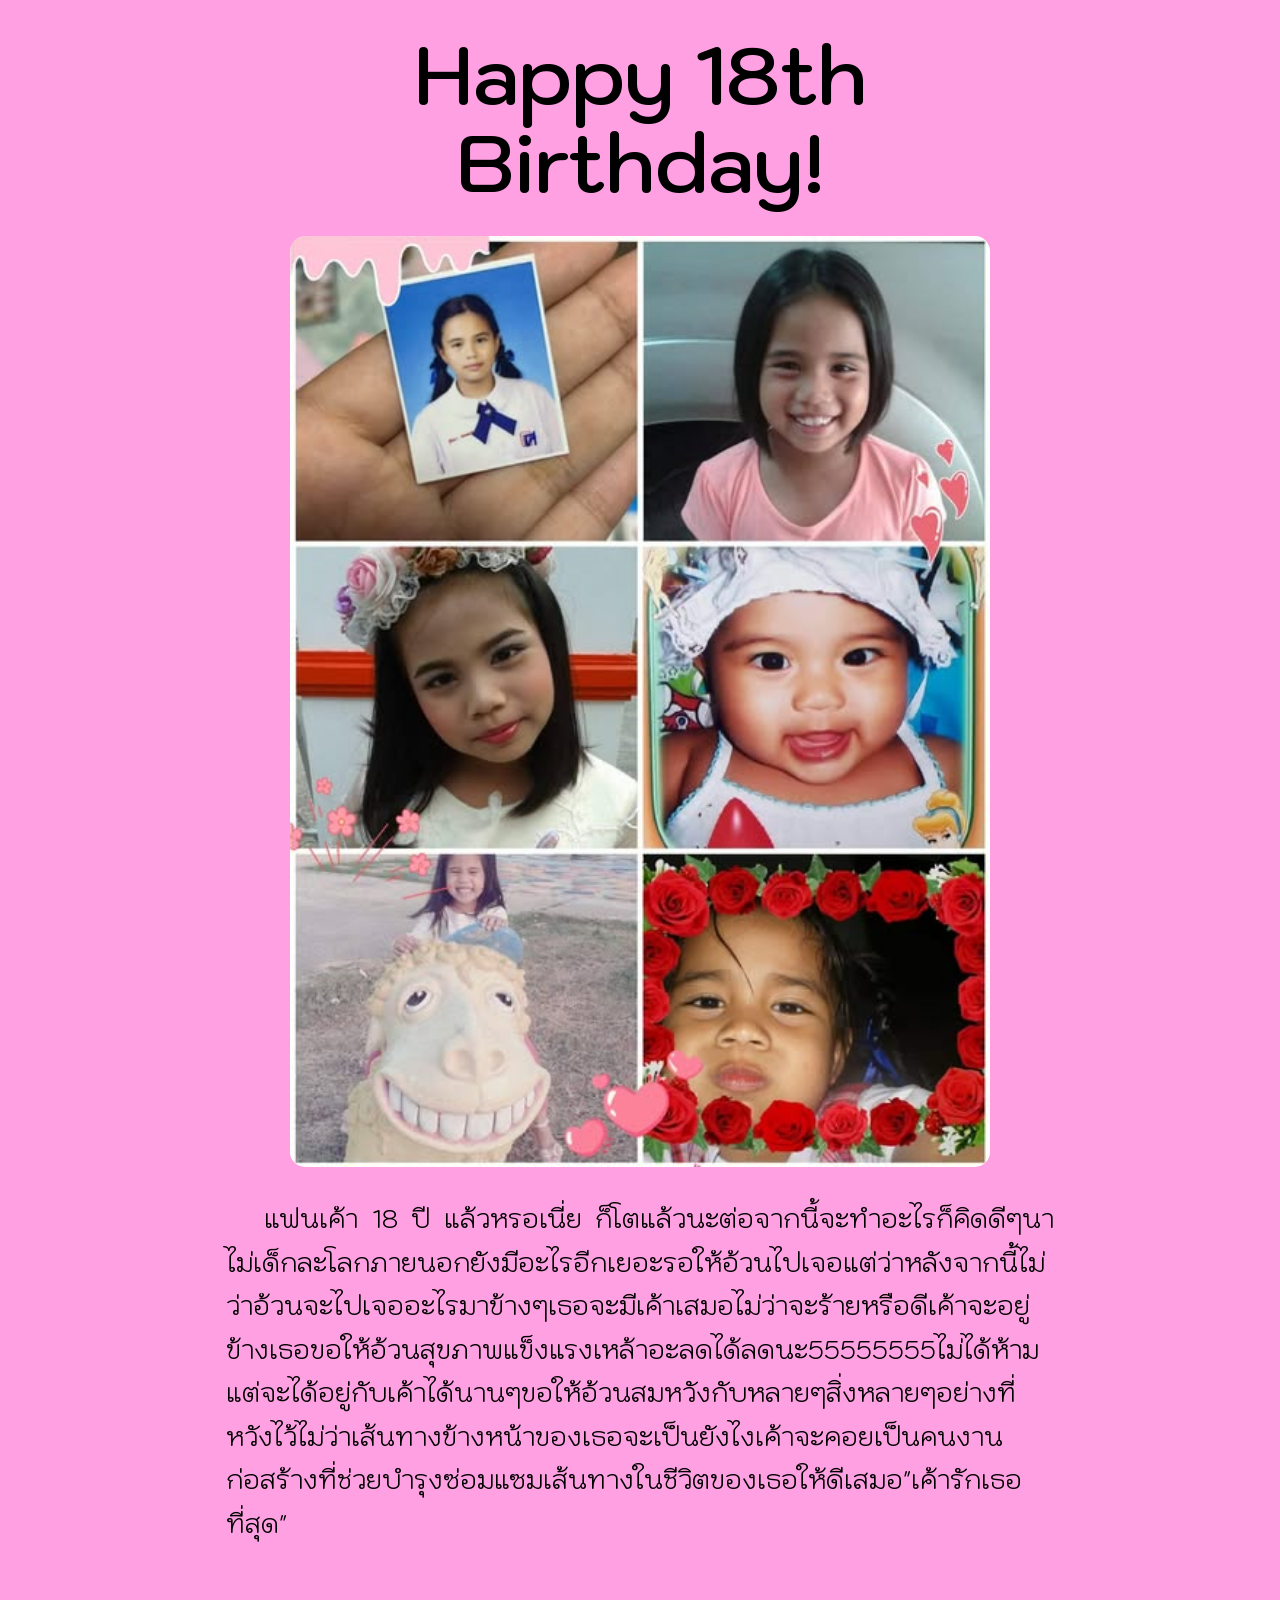
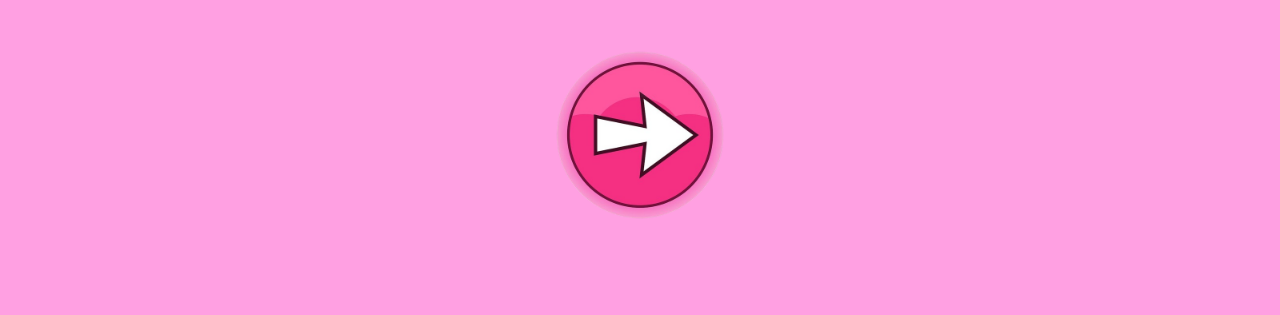
<file: index.html>
<!DOCTYPE html>
<html lang="en">

<head>
    <meta charset="UTF-8">
    <meta name="viewport" content="width=device-width, initial-scale=1.0">
    <title>for Thitichaya</title>
    <link rel="stylesheet" href="css/for fan.css">
</head>

<body>
    <div class="container">
        <div class="main">
            <h3>Happy 18th Birthday!</h3>
            <img src="images/เด็ก.jpg" alt="">
            <p>
                แฟนเค้า 18 ปี แล้วหรอเนี่ย ก็โตแล้วนะต่อจากนี้จะทำอะไรก็คิดดีๆนาไม่เด็กละโลกภายนอกยังมีอะไรอีกเยอะรอให้อ้วนไปเจอแต่ว่าหลังจากนี้ไม่ว่าอ้วนจะไปเจออะไรมาข้างๆเธอจะมีเค้าเสมอไม่ว่าจะร้ายหรือดีเค้าจะอยู่ข้างเธอขอให้อ้วนสุขภาพแข็งแรงเหล้าอะลดได้ลดนะ55555555ไม่ได้ห้ามแต่จะได้อยู่กับเค้าได้นานๆขอให้อ้วนสมหวังกับหลายๆสิ่งหลายๆอย่างที่หวังไว้ไม่ว่าเส้นทางข้างหน้าของเธอจะเป็นยังไงเค้าจะคอยเป็นคนงานก่อสร้างที่ช่วยบำรุงซ่อมแซมเส้นทางในชีวิตของเธอให้ดีเสมอ"เค้ารักเธอที่สุด"
            </p>
        </div>
        <div class="link">
            <a href="2.html"><img src="images/ลูกศรหน้า.png" alt=""></a>
        </div>
    </div>
</body>

</html>
</file>
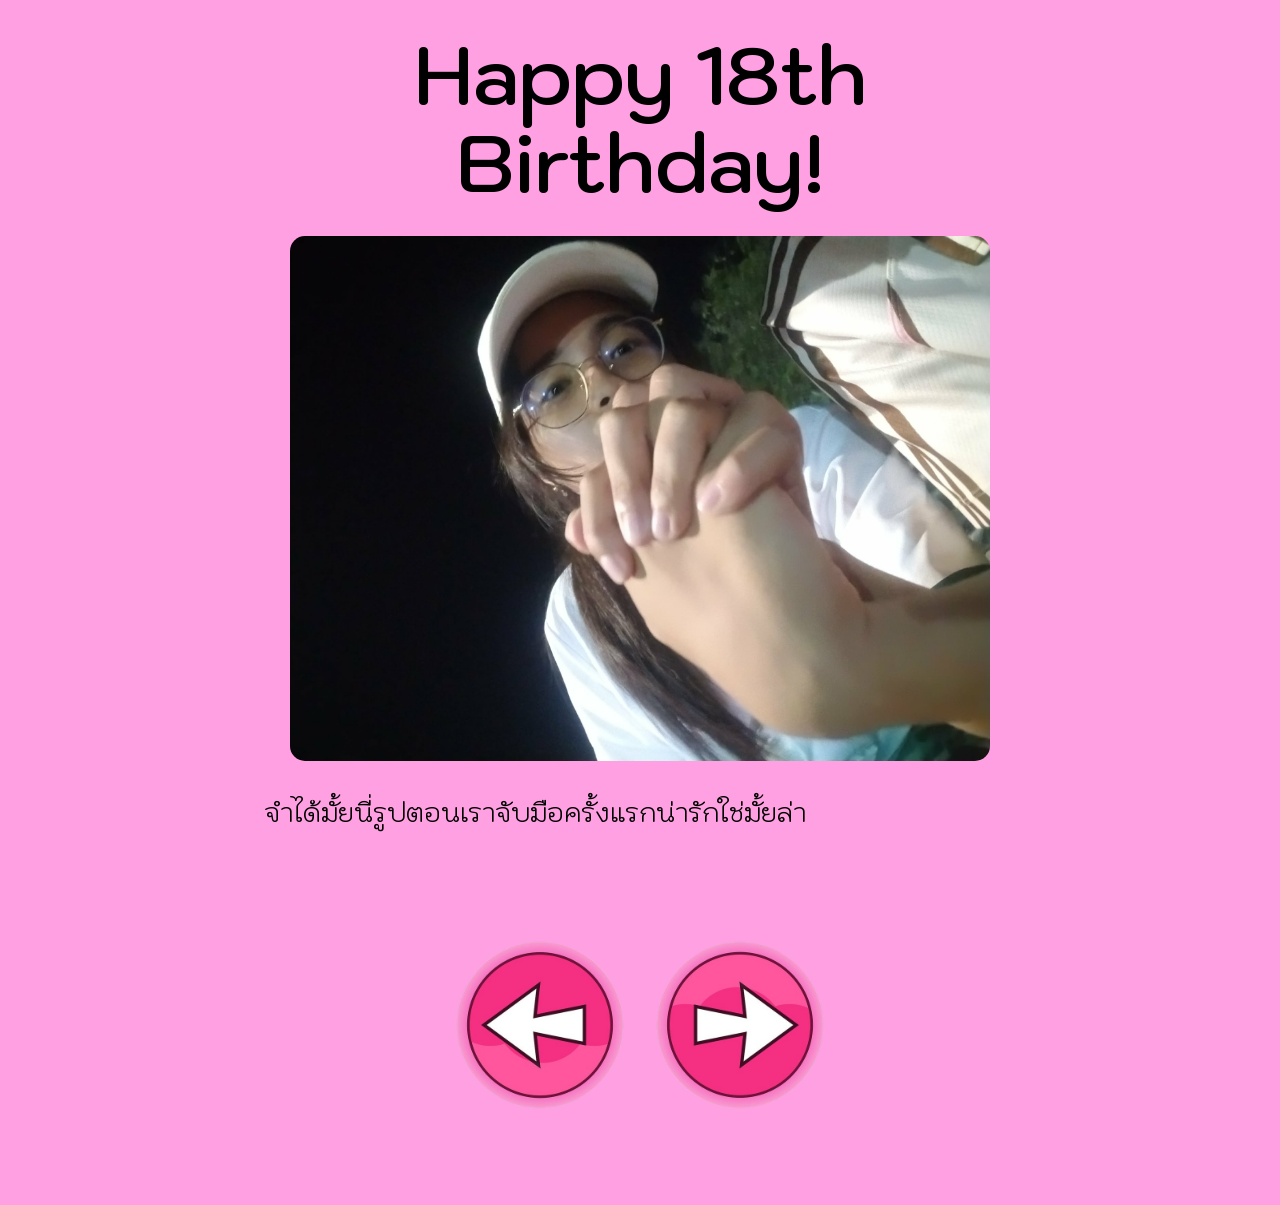
<file: 2.html>
<!DOCTYPE html>
<html lang="en">

<head>
    <meta charset="UTF-8">
    <meta name="viewport" content="width=device-width, initial-scale=1.0">
    <title>for Thitichaya</title>
    <link rel="stylesheet" href="css/for fan.css">
</head>

<body>
    <div class="container">
        <div class="main">
            <h3>Happy 18th Birthday!</h3>
            <img src="images/จับมือครั้งแรก.jpg" alt="">
            <p>
                จำได้มั้ยนี่รูปตอนเราจับมือครั้งแรกน่ารักใช่มั้ยล่า
        </div>
        <div class="link">
            <a href="index.html"><img src="images/ลูกศรหลัง__2_-removebg-preview.png" alt=""></a>
            <a href="3.html"><img src="images/ลูกศรหน้า.png" alt=""></a>
        </div>
    </div>
</body>

</html>
</file>
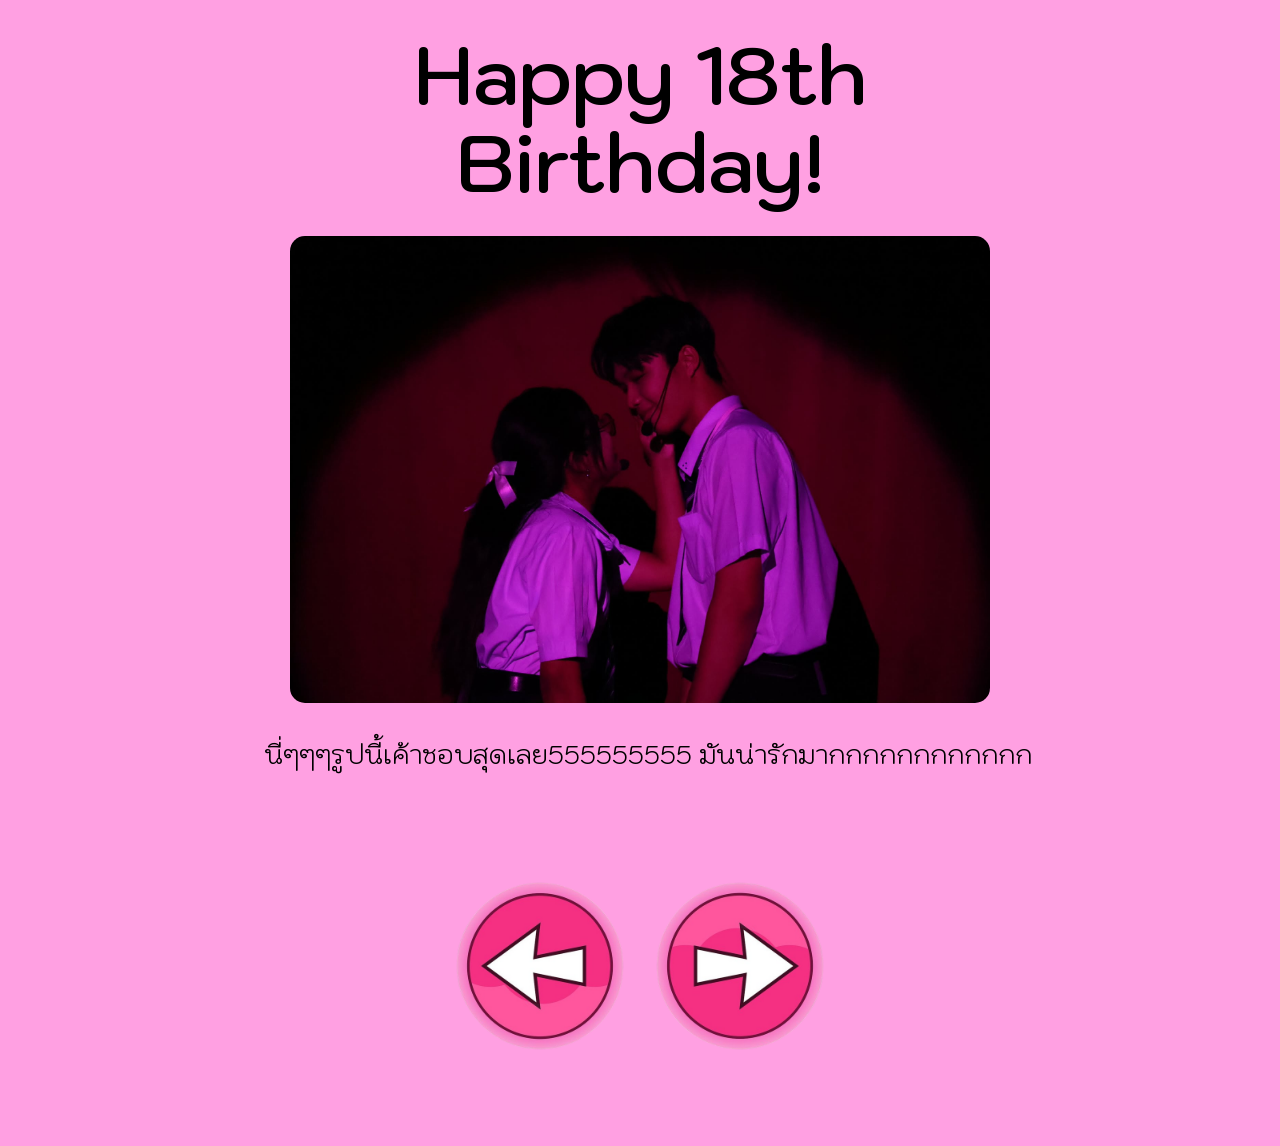
<file: 3.html>
<!DOCTYPE html>
<html lang="en">

<head>
    <meta charset="UTF-8">
    <meta name="viewport" content="width=device-width, initial-scale=1.0">
    <title>for Thitichaya</title>
    <link rel="stylesheet" href="css/for fan.css">
</head>

<body>
    <div class="container">
        <div class="main">
            <h3>Happy 18th Birthday!</h3>
            <img src="images/รูปคู่แสดง.jpg" alt="">
            <p>
                นี่ๆๆๆรูปนี้เค้าชอบสุดเลย555555555
                มันน่ารักมากกกกกกกกกกกก
        </div>
        <div class="link">
            <a href="2.html"><img src="images/ลูกศรหลัง__2_-removebg-preview.png" alt=""></a>
            <a href="4.html"><img src="images/ลูกศรหน้า.png" alt=""></a>
        </div>
    </div>
</body>

</html>
</file>
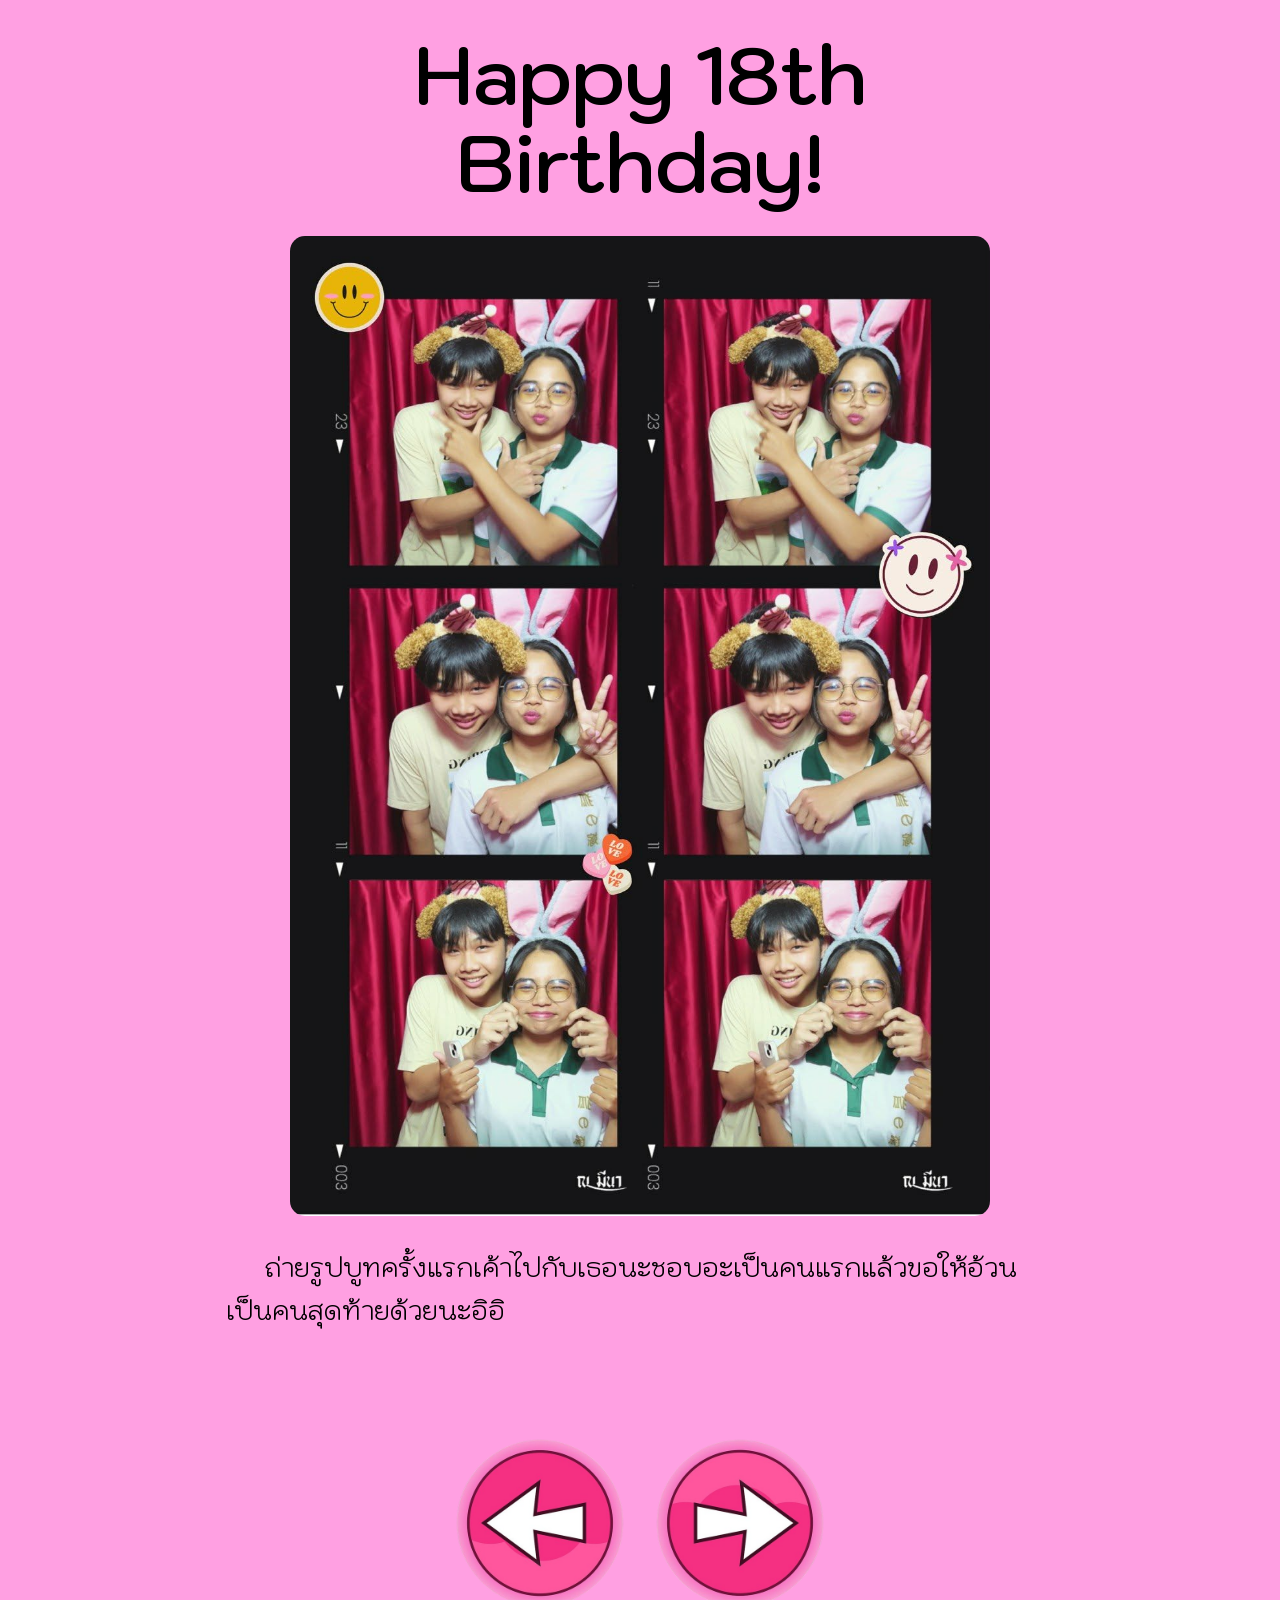
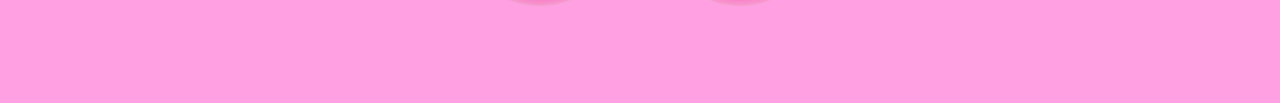
<file: 4.html>
<!DOCTYPE html>
<html lang="en">

<head>
    <meta charset="UTF-8">
    <meta name="viewport" content="width=device-width, initial-scale=1.0">
    <title>for Thitichaya</title>
    <link rel="stylesheet" href="css/for fan.css">
</head>

<body>
    <div class="container">
        <div class="main">
            <h3>Happy 18th Birthday!</h3>
            <img src="images/บูทท.jpg" alt="">
            <p>
                ถ่ายรูปบูทครั้งแรกเค้าไปกับเธอนะชอบอะเป็นคนแรกแล้วขอให้อ้วนเป็นคนสุดท้ายด้วยนะอิอิ
        </div>
        <div class="link">
            <a href="3.html"><img src="images/ลูกศรหลัง__2_-removebg-preview.png" alt=""></a>
            <a href="5.html"><img src="images/ลูกศรหน้า.png" alt=""></a>
        </div>
    </div>
</body>

</html>
</file>
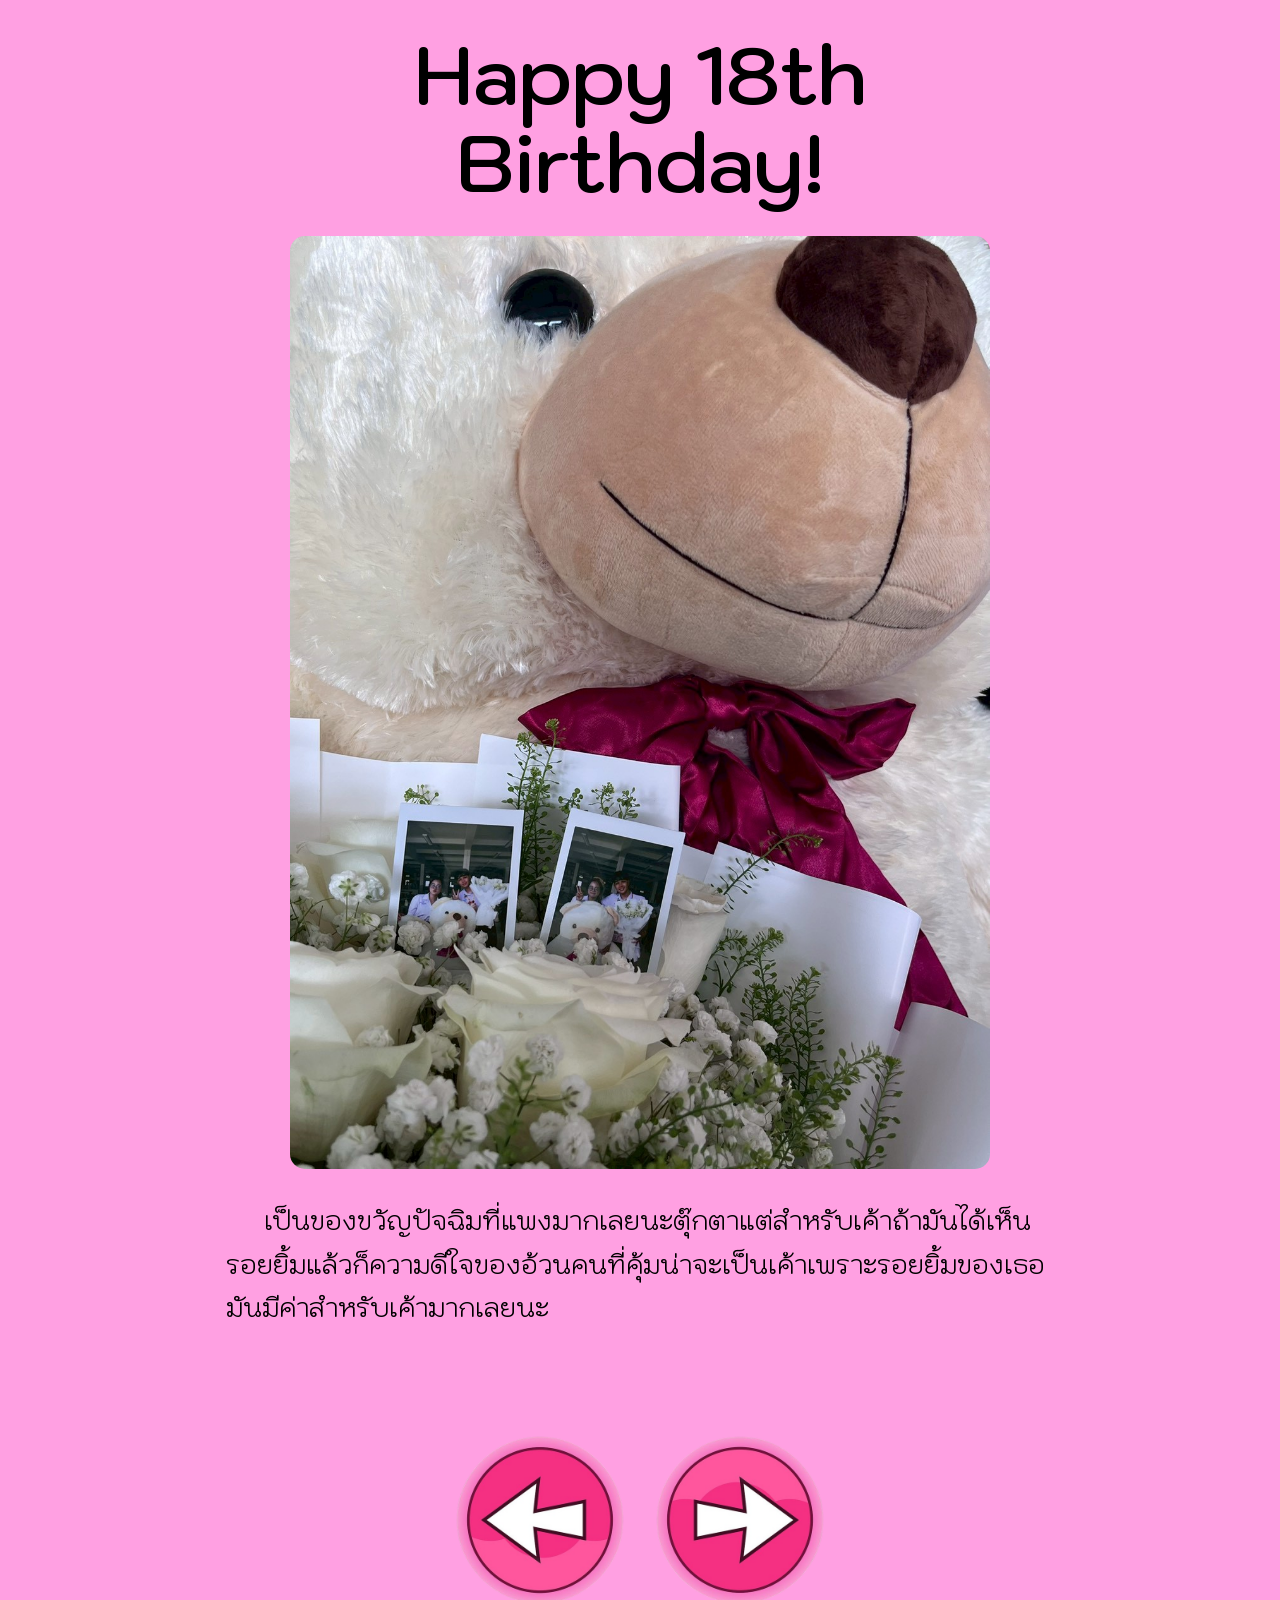
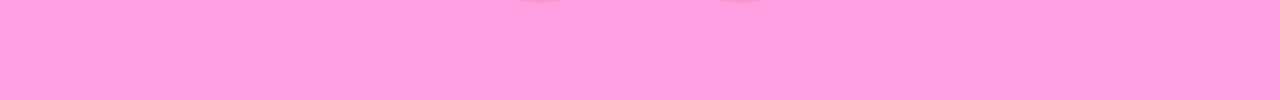
<file: 5.html>
<!DOCTYPE html>
<html lang="en">

<head>
    <meta charset="UTF-8">
    <meta name="viewport" content="width=device-width, initial-scale=1.0">
    <title>for Thitichaya</title>
    <link rel="stylesheet" href="css/for fan.css">
</head>

<body>
    <div class="container">
        <div class="main">
            <h3>Happy 18th Birthday!</h3>
            <img src="images/ตุ๊กตา + ดอกไม้ + รูป.jpg" alt="">
            <p>
                เป็นของขวัญปัจฉิมที่แพงมากเลยนะตุ๊กตาแต่สำหรับเค้าถ้ามันได้เห็นรอยยิ้มแล้วก็ความดีใจของอ้วนคนที่คุ้มน่าจะเป็นเค้าเพราะรอยยิ้มของเธอมันมีค่าสำหรับเค้ามากเลยนะ
        </div>
        <div class="link">
            <a href="4.html"><img src="images/ลูกศรหลัง__2_-removebg-preview.png" alt=""></a>
            <a href="6.html"><img src="images/ลูกศรหน้า.png" alt=""></a>
        </div>
    </div>
</body>

</html>
</file>
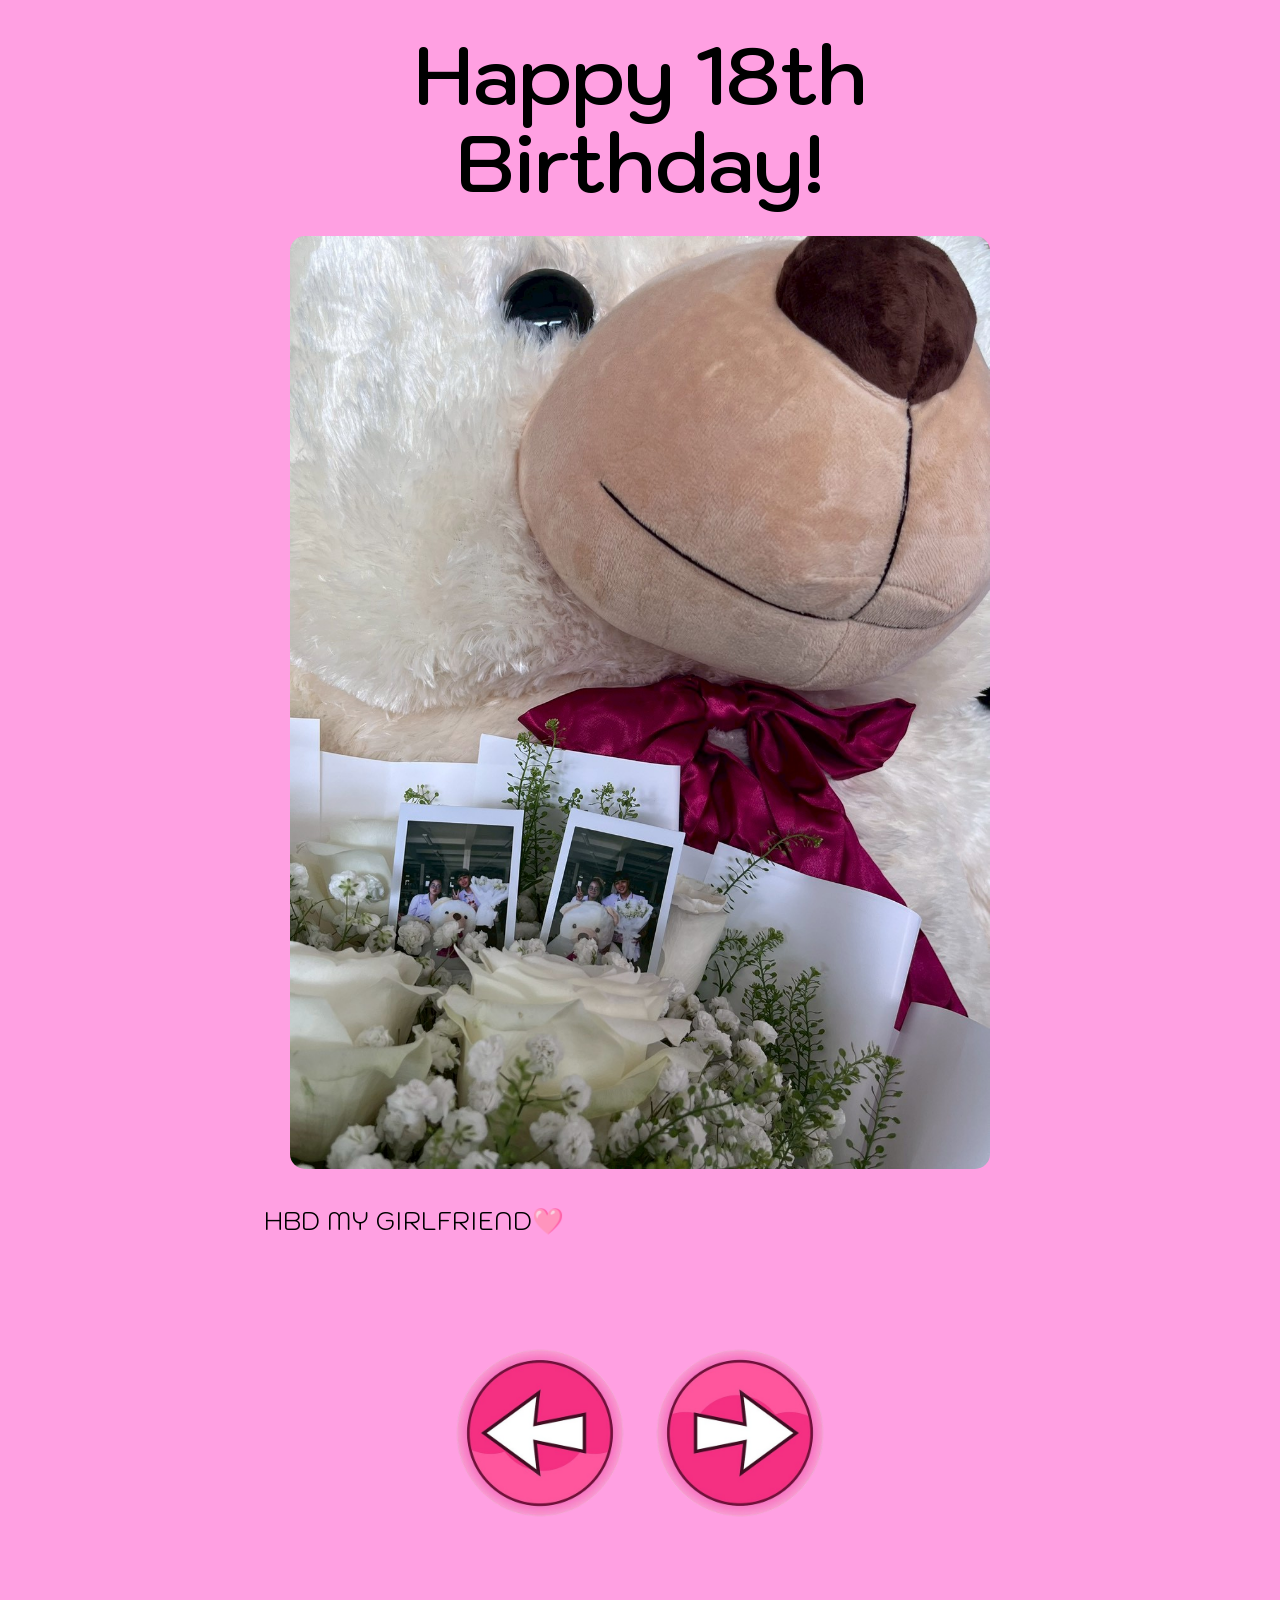
<file: 6.html>
<!DOCTYPE html>
<html lang="en">

<head>
    <meta charset="UTF-8">
    <meta name="viewport" content="width=device-width, initial-scale=1.0">
    <title>for Thitichaya</title>
    <link rel="stylesheet" href="css/for fan.css">
</head>

<body>
    <div class="container">
        <div class="main">
            <h3>Happy 18th Birthday!</h3>
            <img src="images/ตุ๊กตา + ดอกไม้ + รูป.jpg" alt="">
            <p>
                HBD MY GIRLFRIEND🩷
        </div>
        <div class="link">
            <a href="5.html"><img src="images/ลูกศรหลัง__2_-removebg-preview.png" alt=""></a>
            <a href="index.html"><img src="images/ลูกศรหน้า.png" alt=""></a>
        </div>
    </div>
</body>

</html>
</file>
<file: css/for fan.css>
@import url('https://fonts.googleapis.com/css2?family=Kodchasan:ital,wght@0,200;0,300;0,400;0,500;0,600;0,700;1,200;1,300;1,400;1,500;1,600;1,700&display=swap');

* {
    box-sizing: border-box;
    font-family: 'Kodchasan', sans-serif;
}

html { height: 100%; }

body {
    margin: 0;
    display: flex;
    flex-direction: column;
    min-height: 100%;
    background: #FFA0E2;
}

h1, h2, h3, h4, h5, p {
    line-height: 1.1;
    margin: 0;
}

h3 {
    font-size: clamp(2rem, 8vw, 5rem);
    font-weight: 600;
    text-align: center;
    margin: 30px 20px;
}

p {
    font-size: clamp(1rem, 3.5vw, 1.6rem);
    font-weight: 300;
    line-height: 1.7;
    text-align: justify;
    text-indent: 1.5em;
    margin: 30px 20px;
    display: block; /* เอา flex ออก มันทำให้ text-indent ไม่ทำงาน */
}

img {
    width: 100%;
    max-width: 700px;
    border-radius: 15px;
    display: block;
    margin: 30px auto;
}

.container {
    width: 100%;
    max-width: 900px;
    display: flex;
    flex-direction: column;
    margin: 0 auto;
    padding: 0 16px;
}

.main {
    width: 100%;
}

.link {
    padding: 30px 0 50px;
    display: flex;
    justify-content: center;
    flex: 0 0 auto;
}

.link img {
    width: clamp(80px, 20vw, 200px);
    transition: all 0.6s;
}

.link img:hover {
    opacity: 0.6;
}
</file>
